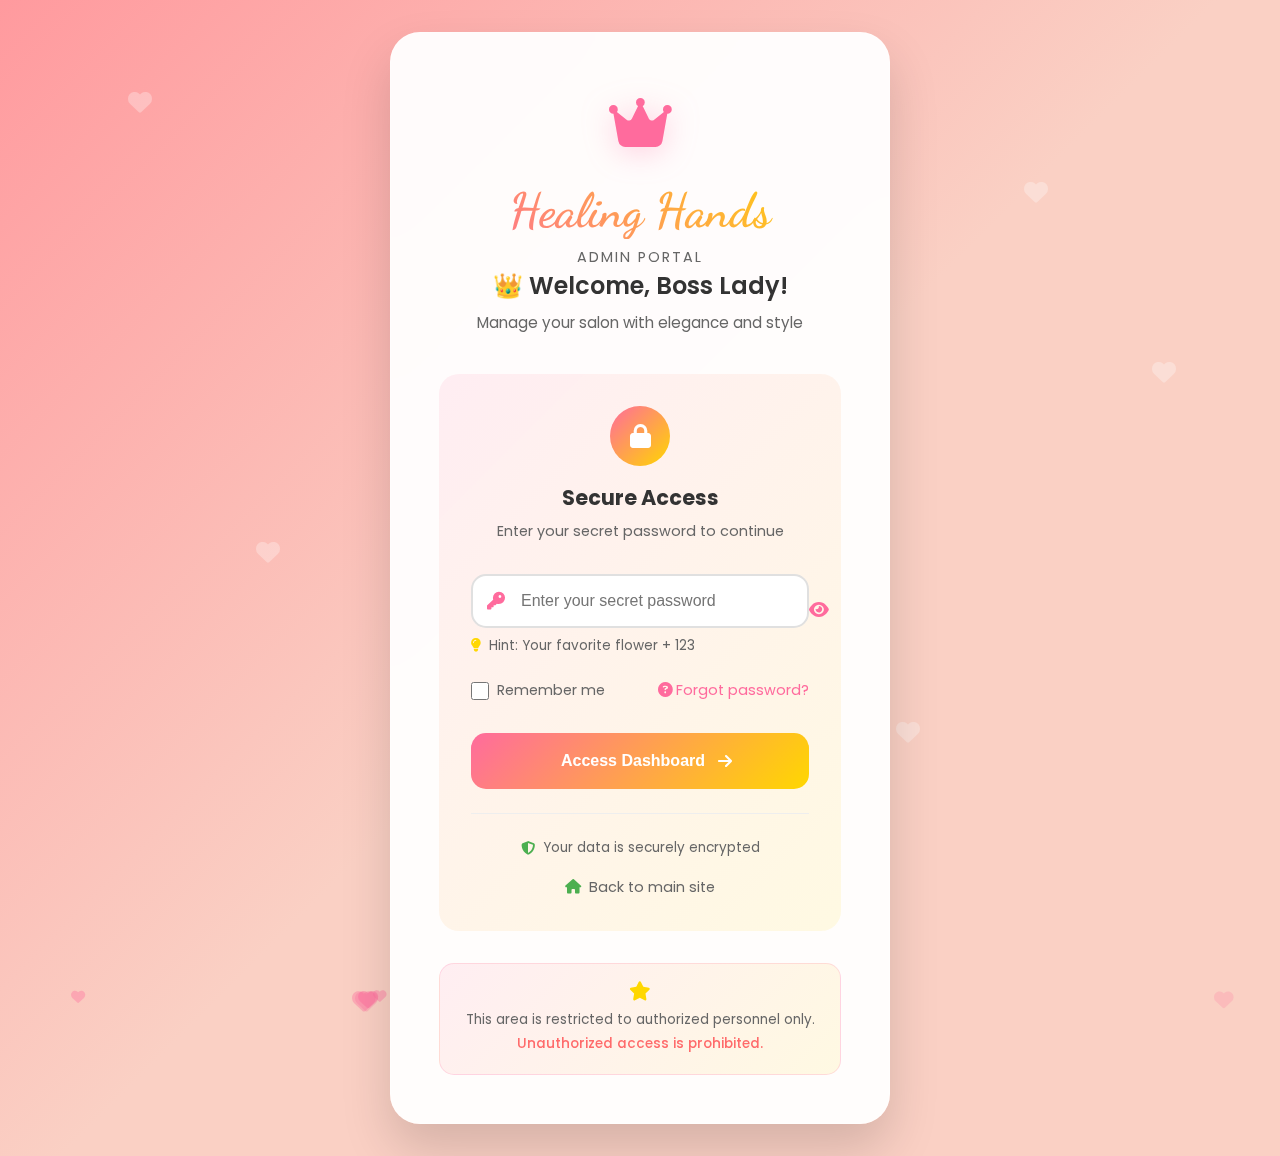
<file: admin.html>
<!DOCTYPE html>
<html lang="en">
<head>
    <meta charset="UTF-8">
    <meta name="viewport" content="width=device-width, initial-scale=1.0">
    <title>Admin Access | Healing Hands Executive Barbershop</title>
    
    <!-- Fonts -->
    <link rel="preconnect" href="https://fonts.googleapis.com">
    <link rel="preconnect" href="https://fonts.gstatic.com" crossorigin>
    <link href="https://fonts.googleapis.com/css2?family=Dancing+Script:wght@400;500;600;700&family=Poppins:wght@300;400;500;600;700&family=Playfair+Display:wght@400;500;600;700&display=swap" rel="stylesheet">
    
    <!-- Font Awesome -->
    <link rel="stylesheet" href="https://cdnjs.cloudflare.com/ajax/libs/font-awesome/6.4.0/css/all.min.css">
    
    <!-- CSS -->
    <link rel="stylesheet" href="admin-style.css">
    
    <!-- Favicon -->
    <link rel="icon" type="image/x-icon" href="assets/icons/favicon.ico">
</head>
<body class="admin-login">
    <!-- Animated Background -->
    <div class="admin-bg-animation">
        <div class="floating-hearts">
            <i class="fas fa-heart"></i>
            <i class="fas fa-heart"></i>
            <i class="fas fa-heart"></i>
            <i class="fas fa-heart"></i>
            <i class="fas fa-heart"></i>
        </div>
        <div class="sparkles">
            <i class="fas fa-sparkle"></i>
            <i class="fas fa-sparkle"></i>
            <i class="fas fa-sparkle"></i>
            <i class="fas fa-sparkle"></i>
            <i class="fas fa-sparkle"></i>
        </div>
    </div>
    
    <!-- Login Container -->
    <div class="admin-login-container">
        <div class="login-header">
            <div class="login-logo">
                <div class="logo-icon">
                    <i class="fas fa-crown"></i>
                </div>
                <h1>Healing Hands</h1>
                <p class="subtitle">Admin Portal</p>
            </div>
            
            <div class="welcome-message">
                <h2>👑 Welcome, Boss Lady!</h2>
                <p>Manage your salon with elegance and style</p>
            </div>
        </div>
        
        <div class="login-form-container">
            <div class="form-header">
                <div class="form-icon">
                    <i class="fas fa-lock"></i>
                </div>
                <h3>Secure Access</h3>
                <p>Enter your secret password to continue</p>
            </div>
            
            <form id="adminLoginForm" class="admin-login-form">
                <div class="form-group">
                    <div class="input-with-icon">
                        <i class="fas fa-key"></i>
                        <input type="password" id="adminPassword" placeholder="Enter your secret password" required>
                        <button type="button" class="toggle-password" id="togglePassword">
                            <i class="fas fa-eye"></i>
                        </button>
                    </div>
                    <div class="password-hint">
                        <i class="fas fa-lightbulb"></i>
                        <span>Hint: Your favorite flower + 123</span>
                    </div>
                </div>
                
                <div class="form-options">
                    <div class="remember-me">
                        <input type="checkbox" id="rememberMe">
                        <label for="rememberMe">Remember me</label>
                    </div>
                    <a href="#" class="forgot-password">
                        <i class="fas fa-question-circle"></i>
                        Forgot password?
                    </a>
                </div>
                
                <button type="submit" class="login-btn">
                    <i class="fas fa-sparkles"></i>
                    <span>Access Dashboard</span>
                    <i class="fas fa-arrow-right"></i>
                </button>
                
                <div class="login-footer">
                    <p><i class="fas fa-shield-alt"></i> Your data is securely encrypted</p>
                    <a href="index.html" class="back-to-site">
                        <i class="fas fa-home"></i>
                        Back to main site
                    </a>
                </div>
            </form>
        </div>
        
        <div class="security-notice">
            <i class="fas fa-star"></i>
            <p>This area is restricted to authorized personnel only.</p>
            <p class="warning">Unauthorized access is prohibited.</p>
        </div>
    </div>
    
    <!-- JavaScript -->
    <script src="admin-login.js"></script>
</body>
</html>
</file>
<file: admin-style.css>
/* ====== ADMIN PANEL STYLES ====== */

/* Reset & Base */
* {
    margin: 0;
    padding: 0;
    box-sizing: border-box;
}

body {
    font-family: 'Poppins', sans-serif;
    overflow-x: hidden;
}

/* ====== ADMIN LOGIN PAGE ====== */
body.admin-login {
    background: linear-gradient(135deg, 
        #ff9a9e 0%, 
        #fad0c4 50%, 
        #fad0c4 100%);
    min-height: 100vh;
    display: flex;
    justify-content: center;
    align-items: center;
    padding: 2rem;
    position: relative;
}

/* Animated Background */
.admin-bg-animation {
    position: fixed;
    top: 0;
    left: 0;
    width: 100%;
    height: 100%;
    pointer-events: none;
    z-index: 1;
}

.floating-hearts i,
.sparkles i {
    position: absolute;
    color: rgba(255, 255, 255, 0.3);
    animation: float 15s infinite linear;
}

.floating-hearts i {
    font-size: 1.5rem;
}

.floating-hearts i:nth-child(1) { top: 10%; left: 10%; animation-delay: 0s; }
.floating-hearts i:nth-child(2) { top: 20%; left: 80%; animation-delay: 3s; }
.floating-hearts i:nth-child(3) { top: 60%; left: 20%; animation-delay: 6s; }
.floating-hearts i:nth-child(4) { top: 80%; left: 70%; animation-delay: 9s; }
.floating-hearts i:nth-child(5) { top: 40%; left: 90%; animation-delay: 12s; }

.sparkles i {
    font-size: 1rem;
    color: rgba(255, 255, 255, 0.5);
}

.sparkles i:nth-child(1) { top: 15%; left: 30%; animation-delay: 1s; }
.sparkles i:nth-child(2) { top: 70%; left: 10%; animation-delay: 4s; }
.sparkles i:nth-child(3) { top: 30%; left: 60%; animation-delay: 7s; }
.sparkles i:nth-child(4) { top: 90%; left: 40%; animation-delay: 10s; }
.sparkles i:nth-child(5) { top: 50%; left: 85%; animation-delay: 13s; }

@keyframes float {
    0% { transform: translateY(0) rotate(0deg); opacity: 0; }
    10% { opacity: 1; }
    90% { opacity: 1; }
    100% { transform: translateY(-100vh) rotate(360deg); opacity: 0; }
}

/* Login Container */
.admin-login-container {
    background: rgba(255, 255, 255, 0.95);
    backdrop-filter: blur(20px);
    border-radius: 30px;
    padding: 3rem;
    width: 100%;
    max-width: 500px;
    box-shadow: 0 25px 50px rgba(0, 0, 0, 0.15);
    border: 1px solid rgba(255, 255, 255, 0.3);
    position: relative;
    z-index: 2;
    animation: fadeInUp 0.8s ease;
}

@keyframes fadeInUp {
    from {
        opacity: 0;
        transform: translateY(30px);
    }
    to {
        opacity: 1;
        transform: translateY(0);
    }
}

.login-header {
    text-align: center;
    margin-bottom: 2.5rem;
}

.login-logo .logo-icon {
    font-size: 3.5rem;
    color: #ff6b9d;
    margin-bottom: 1rem;
    filter: drop-shadow(0 5px 15px rgba(255, 107, 157, 0.3));
}

.login-logo h1 {
    font-family: 'Dancing Script', cursive;
    font-size: 3rem;
    background: linear-gradient(45deg, #ff6b9d, #ffd700);
    -webkit-background-clip: text;
    background-clip: text;
    color: transparent;
    margin-bottom: 0.5rem;
}

.login-logo .subtitle {
    color: #666;
    font-size: 0.9rem;
    letter-spacing: 2px;
    text-transform: uppercase;
}

.welcome-message h2 {
    font-size: 1.5rem;
    color: #333;
    margin-bottom: 0.5rem;
    font-weight: 600;
}

.welcome-message p {
    color: #666;
    font-size: 0.95rem;
}

/* Login Form */
.login-form-container {
    background: linear-gradient(135deg, rgba(255, 107, 157, 0.1), rgba(255, 215, 0, 0.1));
    border-radius: 20px;
    padding: 2rem;
    margin-bottom: 2rem;
}

.form-header {
    text-align: center;
    margin-bottom: 2rem;
}

.form-header .form-icon {
    width: 60px;
    height: 60px;
    background: linear-gradient(135deg, #ff6b9d, #ffd700);
    border-radius: 50%;
    display: flex;
    align-items: center;
    justify-content: center;
    margin: 0 auto 1rem;
    color: white;
    font-size: 1.5rem;
}

.form-header h3 {
    color: #333;
    margin-bottom: 0.5rem;
    font-size: 1.3rem;
}

.form-header p {
    color: #666;
    font-size: 0.9rem;
}

.admin-login-form .form-group {
    margin-bottom: 1.5rem;
}

.input-with-icon {
    position: relative;
    display: flex;
    align-items: center;
}

.input-with-icon i:first-child {
    position: absolute;
    left: 1rem;
    color: #ff6b9d;
    font-size: 1.1rem;
}

.input-with-icon input {
    width: 100%;
    padding: 1rem 1rem 1rem 3rem;
    border: 2px solid #e0e0e0;
    border-radius: 15px;
    font-size: 1rem;
    transition: all 0.3s ease;
    background: white;
}

.input-with-icon input:focus {
    outline: none;
    border-color: #ff6b9d;
    box-shadow: 0 0 0 3px rgba(255, 107, 157, 0.1);
}

.toggle-password {
    position: absolute;
    right: 1rem;
    background: none;
    border: none;
    color: #999;
    cursor: pointer;
    font-size: 1rem;
    transition: color 0.3s ease;
}

.toggle-password:hover {
    color: #ff6b9d;
}

.password-hint {
    display: flex;
    align-items: center;
    gap: 0.5rem;
    margin-top: 0.5rem;
    font-size: 0.85rem;
    color: #666;
}

.password-hint i {
    color: #ffd700;
}

.form-options {
    display: flex;
    justify-content: space-between;
    align-items: center;
    margin-bottom: 2rem;
}

.remember-me {
    display: flex;
    align-items: center;
    gap: 0.5rem;
}

.remember-me input[type="checkbox"] {
    width: 18px;
    height: 18px;
    accent-color: #ff6b9d;
    cursor: pointer;
}

.remember-me label {
    color: #666;
    font-size: 0.9rem;
    cursor: pointer;
    user-select: none;
}

.forgot-password {
    color: #ff6b9d;
    text-decoration: none;
    font-size: 0.9rem;
    transition: color 0.3s ease;
}

.forgot-password:hover {
    color: #ff4081;
    text-decoration: underline;
}

.login-btn {
    width: 100%;
    padding: 1.2rem;
    background: linear-gradient(135deg, #ff6b9d, #ffd700);
    color: white;
    border: none;
    border-radius: 15px;
    font-size: 1rem;
    font-weight: 600;
    cursor: pointer;
    display: flex;
    align-items: center;
    justify-content: center;
    gap: 0.8rem;
    transition: all 0.3s ease;
    margin-bottom: 1.5rem;
}

.login-btn:hover {
    transform: translateY(-3px);
    box-shadow: 0 10px 25px rgba(255, 107, 157, 0.3);
}

.login-btn:active {
    transform: translateY(-1px);
}

.login-footer {
    text-align: center;
    border-top: 1px solid #eee;
    padding-top: 1.5rem;
}

.login-footer p {
    color: #666;
    font-size: 0.85rem;
    margin-bottom: 1rem;
    display: flex;
    align-items: center;
    justify-content: center;
    gap: 0.5rem;
}

.login-footer i {
    color: #4CAF50;
}

.back-to-site {
    color: #666;
    text-decoration: none;
    font-size: 0.9rem;
    display: inline-flex;
    align-items: center;
    gap: 0.5rem;
    transition: color 0.3s ease;
}

.back-to-site:hover {
    color: #ff6b9d;
}

.security-notice {
    text-align: center;
    padding: 1rem;
    background: linear-gradient(135deg, rgba(255, 107, 157, 0.1), rgba(255, 215, 0, 0.1));
    border-radius: 15px;
    border: 1px solid rgba(255, 107, 157, 0.2);
}

.security-notice i {
    color: #ffd700;
    font-size: 1.2rem;
    margin-bottom: 0.5rem;
}

.security-notice p {
    color: #666;
    font-size: 0.85rem;
    margin-bottom: 0.25rem;
}

.security-notice .warning {
    color: #ff6b6b;
    font-weight: 500;
}

/* Shake animation for wrong password */
@keyframes shake {
    0%, 100% { transform: translateX(0); }
    10%, 30%, 50%, 70%, 90% { transform: translateX(-5px); }
    20%, 40%, 60%, 80% { transform: translateX(5px); }
}

.shake {
    animation: shake 0.5s ease;
}

/* ====== ADMIN DASHBOARD ====== */
body.admin-dashboard {
    background: #f8f9ff;
    min-height: 100vh;
    display: flex;
    transition: background 0.3s ease;
}

/* Light Theme */
body.admin-dashboard.light-theme {
    background: #ffffff;
}

body.admin-dashboard.light-theme .admin-sidebar {
    background: linear-gradient(135deg, #ffffff 0%, #f8f9ff 100%);
    border-right: 1px solid #e0e0e0;
}

/* Sidebar */
.admin-sidebar {
    width: 280px;
    background: linear-gradient(135deg, #0f0f1a 0%, #1a1a2e 100%);
    color: white;
    display: flex;
    flex-direction: column;
    transition: all 0.3s ease;
    flex-shrink: 0;
    position: relative;
    z-index: 100;
}

.sidebar-header {
    padding: 2rem;
    border-bottom: 1px solid rgba(255, 255, 255, 0.1);
    display: flex;
    justify-content: space-between;
    align-items: center;
}

.admin-avatar {
    display: flex;
    align-items: center;
    gap: 1rem;
}

.avatar-icon {
    width: 50px;
    height: 50px;
    background: linear-gradient(135deg, #ff6b9d, #ffd700);
    border-radius: 50%;
    display: flex;
    align-items: center;
    justify-content: center;
    font-size: 1.5rem;
}

.avatar-info h3 {
    font-size: 1.1rem;
    margin-bottom: 0.25rem;
    color: white;
}

.avatar-info .role {
    font-size: 0.85rem;
    color: rgba(255, 255, 255, 0.7);
    display: flex;
    align-items: center;
    gap: 0.25rem;
}

.sidebar-toggle {
    background: none;
    border: none;
    color: white;
    font-size: 1.2rem;
    cursor: pointer;
    display: none;
}

.sidebar-menu {
    flex: 1;
    padding: 1.5rem 0;
    overflow-y: auto;
}

.menu-item {
    display: flex;
    align-items: center;
    gap: 1rem;
    padding: 1rem 2rem;
    color: rgba(255, 255, 255, 0.8);
    text-decoration: none;
    transition: all 0.3s ease;
    position: relative;
    border-left: 3px solid transparent;
}

.menu-item:hover,
.menu-item.active {
    background: linear-gradient(90deg, rgba(255, 107, 157, 0.2), transparent);
    color: white;
    border-left-color: #ff6b9d;
}

.menu-item.active::before {
    content: '';
    position: absolute;
    right: 2rem;
    width: 8px;
    height: 8px;
    background: #ffd700;
    border-radius: 50%;
    animation: pulse 2s infinite;
}

@keyframes pulse {
    0%, 100% { opacity: 1; }
    50% { opacity: 0.5; }
}

.menu-icon {
    width: 40px;
    height: 40px;
    background: linear-gradient(135deg, rgba(255, 107, 157, 0.2), rgba(255, 215, 0, 0.2));
    border-radius: 12px;
    display: flex;
    align-items: center;
    justify-content: center;
    font-size: 1.1rem;
    color: #ff6b9d;
}

.menu-item:hover .menu-icon,
.menu-item.active .menu-icon {
    background: linear-gradient(135deg, #ff6b9d, #ffd700);
    color: white;
}

.menu-text {
    flex: 1;
    font-weight: 500;
    font-size: 0.95rem;
}

.menu-badge {
    background: linear-gradient(135deg, #ff6b9d, #ffd700);
    color: white;
    font-size: 0.75rem;
    padding: 0.25rem 0.75rem;
    border-radius: 20px;
    font-weight: 600;
}

.menu-badge.new {
    background: linear-gradient(135deg, #4ade80, #22c55e);
    animation: newBadge 2s infinite;
}

@keyframes newBadge {
    0%, 100% { transform: scale(1); }
    50% { transform: scale(1.05); }
}

.sidebar-footer {
    padding: 1.5rem 2rem;
    border-top: 1px solid rgba(255, 255, 255, 0.1);
}

.salon-status {
    display: flex;
    align-items: center;
    gap: 0.75rem;
    margin-bottom: 1.5rem;
    padding: 0.75rem;
    background: rgba(255, 255, 255, 0.05);
    border-radius: 10px;
}

.status-indicator {
    width: 10px;
    height: 10px;
    background: #4ade80;
    border-radius: 50%;
    position: relative;
}

.status-indicator.active::after {
    content: '';
    position: absolute;
    top: -2px;
    left: -2px;
    right: -2px;
    bottom: -2px;
    background: #4ade80;
    border-radius: 50%;
    opacity: 0.5;
    animation: statusPulse 2s infinite;
}

@keyframes statusPulse {
    0%, 100% { transform: scale(1); opacity: 0.5; }
    50% { transform: scale(1.2); opacity: 0.2; }
}

.salon-status span {
    font-size: 0.9rem;
    color: rgba(255, 255, 255, 0.9);
}

.logout-btn {
    width: 100%;
    padding: 0.75rem;
    background: linear-gradient(135deg, rgba(255, 107, 157, 0.2), rgba(255, 215, 0, 0.2));
    border: 1px solid rgba(255, 107, 157, 0.3);
    color: white;
    border-radius: 10px;
    font-size: 0.9rem;
    font-weight: 500;
    cursor: pointer;
    display: flex;
    align-items: center;
    justify-content: center;
    gap: 0.75rem;
    transition: all 0.3s ease;
}

.logout-btn:hover {
    background: linear-gradient(135deg, #ff6b9d, #ffd700);
    transform: translateY(-2px);
}

/* Main Content */
.admin-content {
    flex: 1;
    display: flex;
    flex-direction: column;
    min-height: 100vh;
    overflow-y: auto;
}

/* Top Bar */
.admin-topbar {
    background: white;
    padding: 1.5rem 2rem;
    display: flex;
    justify-content: space-between;
    align-items: center;
    border-bottom: 1px solid #e0e0e0;
    box-shadow: 0 2px 10px rgba(0, 0, 0, 0.05);
    position: sticky;
    top: 0;
    z-index: 90;
}

.topbar-left .page-title {
    font-size: 1.5rem;
    color: #333;
    display: flex;
    align-items: center;
    gap: 0.75rem;
    margin-bottom: 0.25rem;
}

.page-title i {
    color: #ff6b9d;
    font-size: 1.8rem;
}

.page-subtitle {
    color: #666;
    font-size: 0.9rem;
}

.topbar-right {
    display: flex;
    align-items: center;
    gap: 1.5rem;
}

.admin-notifications {
    position: relative;
}

.notification-btn {
    position: relative;
    width: 45px;
    height: 45px;
    background: linear-gradient(135deg, rgba(255, 107, 157, 0.1), rgba(255, 215, 0, 0.1));
    border: none;
    border-radius: 50%;
    color: #ff6b9d;
    font-size: 1.2rem;
    cursor: pointer;
    transition: all 0.3s ease;
}

.notification-btn:hover {
    background: linear-gradient(135deg, #ff6b9d, #ffd700);
    color: white;
    transform: rotate(15deg);
}

.notification-count {
    position: absolute;
    top: -5px;
    right: -5px;
    background: linear-gradient(135deg, #ef4444, #dc2626);
    color: white;
    font-size: 0.7rem;
    width: 20px;
    height: 20px;
    border-radius: 50%;
    display: flex;
    align-items: center;
    justify-content: center;
    font-weight: 600;
}

.notification-dropdown {
    position: absolute;
    top: calc(100% + 10px);
    right: 0;
    width: 350px;
    background: white;
    border-radius: 15px;
    box-shadow: 0 15px 35px rgba(0, 0, 0, 0.1);
    border: 1px solid #e0e0e0;
    opacity: 0;
    visibility: hidden;
    transform: translateY(-10px);
    transition: all 0.3s ease;
    z-index: 1000;
}

.admin-notifications:hover .notification-dropdown {
    opacity: 1;
    visibility: visible;
    transform: translateY(0);
}

.notification-header {
    padding: 1.25rem;
    border-bottom: 1px solid #e0e0e0;
    display: flex;
    justify-content: space-between;
    align-items: center;
}

.notification-header h4 {
    color: #333;
    font-size: 1rem;
}

.mark-all-read {
    background: none;
    border: none;
    color: #ff6b9d;
    font-size: 0.85rem;
    cursor: pointer;
    font-weight: 500;
}

.mark-all-read:hover {
    text-decoration: underline;
}

.notification-list {
    max-height: 300px;
    overflow-y: auto;
}

.notification-item {
    padding: 1rem 1.25rem;
    border-bottom: 1px solid #f0f0f0;
    display: flex;
    align-items: flex-start;
    gap: 1rem;
    transition: background 0.3s ease;
}

.notification-item:hover {
    background: #f8f9ff;
}

.notification-item.new {
    background: rgba(255, 107, 157, 0.05);
}

.notification-icon {
    width: 35px;
    height: 35px;
    background: linear-gradient(135deg, rgba(255, 107, 157, 0.1), rgba(255, 215, 0, 0.1));
    border-radius: 10px;
    display: flex;
    align-items: center;
    justify-content: center;
    color: #ff6b9d;
    font-size: 1rem;
    flex-shrink: 0;
}

.notification-content p {
    color: #333;
    font-size: 0.9rem;
    margin-bottom: 0.25rem;
}

.notification-content small {
    color: #999;
    font-size: 0.8rem;
}

.admin-quick-actions {
    display: flex;
    gap: 0.75rem;
}

.quick-action-btn {
    width: 45px;
    height: 45px;
    background: linear-gradient(135deg, rgba(255, 107, 157, 0.1), rgba(255, 215, 0, 0.1));
    border: none;
    border-radius: 12px;
    color: #ff6b9d;
    font-size: 1.2rem;
    cursor: pointer;
    transition: all 0.3s ease;
}

.quick-action-btn:hover {
    background: linear-gradient(135deg, #ff6b9d, #ffd700);
    color: white;
    transform: translateY(-3px);
}

.current-date {
    display: flex;
    align-items: center;
    gap: 0.75rem;
    padding: 0.75rem 1.25rem;
    background: linear-gradient(135deg, rgba(255, 107, 157, 0.1), rgba(255, 215, 0, 0.1));
    border-radius: 12px;
    color: #333;
    font-weight: 500;
    font-size: 0.9rem;
}

.current-date i {
    color: #ff6b9d;
    font-size: 1.1rem;
}

/* Dashboard Content */
.dashboard-content {
    flex: 1;
    padding: 2rem;
    overflow-y: auto;
}

/* Stats Grid */
.stats-grid {
    display: grid;
    grid-template-columns: repeat(auto-fit, minmax(250px, 1fr));
    gap: 1.5rem;
    margin-bottom: 2.5rem;
}

.stat-card {
    background: white;
    border-radius: 20px;
    padding: 1.5rem;
    display: flex;
    align-items: center;
    gap: 1.25rem;
    box-shadow: 0 10px 20px rgba(0, 0, 0, 0.05);
    transition: all 0.3s ease;
    border: 1px solid #f0f0f0;
}

.stat-card:hover {
    transform: translateY(-5px);
    box-shadow: 0 15px 30px rgba(0, 0, 0, 0.1);
}

.stat-card.pink-gradient {
    border-left: 5px solid #ff6b9d;
}

.stat-card.purple-gradient {
    border-left: 5px solid #8b5cf6;
}

.stat-card.gold-gradient {
    border-left: 5px solid #ffd700;
}

.stat-card.blue-gradient {
    border-left: 5px solid #3b82f6;
}

.stat-icon {
    width: 60px;
    height: 60px;
    border-radius: 15px;
    display: flex;
    align-items: center;
    justify-content: center;
    font-size: 1.8rem;
    flex-shrink: 0;
}

.pink-gradient .stat-icon {
    background: linear-gradient(135deg, rgba(255, 107, 157, 0.2), rgba(255, 107, 157, 0.1));
    color: #ff6b9d;
}

.purple-gradient .stat-icon {
    background: linear-gradient(135deg, rgba(139, 92, 246, 0.2), rgba(139, 92, 246, 0.1));
    color: #8b5cf6;
}

.gold-gradient .stat-icon {
    background: linear-gradient(135deg, rgba(255, 215, 0, 0.2), rgba(255, 215, 0, 0.1));
    color: #d4af37;
}

.blue-gradient .stat-icon {
    background: linear-gradient(135deg, rgba(59, 130, 246, 0.2), rgba(59, 130, 246, 0.1));
    color: #3b82f6;
}

.stat-info {
    flex: 1;
}

.stat-info h3 {
    font-size: 0.9rem;
    color: #666;
    margin-bottom: 0.5rem;
    font-weight: 500;
}

.stat-value {
    font-size: 1.8rem;
    font-weight: 700;
    margin-bottom: 0.5rem;
}

.pink-gradient .stat-value {
    color: #ff6b9d;
}

.purple-gradient .stat-value {
    color: #8b5cf6;
}

.gold-gradient .stat-value {
    color: #d4af37;
}

.blue-gradient .stat-value {
    color: #3b82f6;
}

.stat-change {
    font-size: 0.85rem;
    display: flex;
    align-items: center;
    gap: 0.5rem;
}

.stat-change.positive {
    color: #10b981;
}

.stat-change.positive i {
    color: #10b981;
}

.stat-change i {
    font-size: 0.8rem;
}

/* Management Sections */
.management-section {
    background: white;
    border-radius: 20px;
    padding: 2rem;
    margin-bottom: 2.5rem;
    box-shadow: 0 10px 20px rgba(0, 0, 0, 0.05);
    border: 1px solid #f0f0f0;
}

.section-header {
    margin-bottom: 2rem;
}

.section-header h2 {
    font-size: 1.5rem;
    color: #333;
    display: flex;
    align-items: center;
    gap: 0.75rem;
    margin-bottom: 0.5rem;
}

.section-header h2 i {
    color: #ff6b9d;
}

.section-header p {
    color: #666;
    font-size: 0.95rem;
}

/* Services Management */
.services-management {
    display: grid;
    grid-template-columns: 1fr 2fr;
    gap: 2rem;
}

.service-categories-tabs {
    display: flex;
    flex-direction: column;
    gap: 0.75rem;
}

.category-tab {
    padding: 1rem 1.5rem;
    background: #f8f9ff;
    border: 2px solid #e0e0e0;
    border-radius: 12px;
    color: #666;
    font-size: 0.95rem;
    font-weight: 500;
    cursor: pointer;
    display: flex;
    align-items: center;
    gap: 0.75rem;
    transition: all 0.3s ease;
}

.category-tab:hover {
    border-color: #ff6b9d;
    color: #ff6b9d;
    background: rgba(255, 107, 157, 0.05);
    transform: translateX(5px);
}

.category-tab.active {
    background: linear-gradient(135deg, #ff6b9d, #ffd700);
    border-color: transparent;
    color: white;
    box-shadow: 0 5px 15px rgba(255, 107, 157, 0.2);
}

.category-tab i {
    font-size: 1.1rem;
}

.services-list-container {
    background: #f8f9ff;
    border-radius: 15px;
    padding: 1.5rem;
}

.services-list-header {
    display: flex;
    justify-content: space-between;
    align-items: center;
    margin-bottom: 1.5rem;
    padding-bottom: 1rem;
    border-bottom: 1px solid #e0e0e0;
}

.services-list-header h3 {
    font-size: 1.2rem;
    color: #333;
}

.save-all-btn {
    padding: 0.75rem 1.5rem;
    background: linear-gradient(135deg, #10b981, #059669);
    color: white;
    border: none;
    border-radius: 10px;
    font-size: 0.9rem;
    font-weight: 500;
    cursor: pointer;
    display: flex;
    align-items: center;
    gap: 0.5rem;
    transition: all 0.3s ease;
}

.save-all-btn:hover {
    transform: translateY(-3px);
    box-shadow: 0 10px 20px rgba(16, 185, 129, 0.2);
}

.services-list {
    max-height: 400px;
    overflow-y: auto;
    margin-bottom: 1.5rem;
    padding-right: 0.5rem;
}

/* Custom Scrollbar for Services List */
.services-list::-webkit-scrollbar {
    width: 6px;
}

.services-list::-webkit-scrollbar-track {
    background: rgba(0, 0, 0, 0.05);
    border-radius: 3px;
}

.services-list::-webkit-scrollbar-thumb {
    background: linear-gradient(135deg, #ff6b9d, #ffd700);
    border-radius: 3px;
}

.service-item {
    display: flex;
    align-items: center;
    gap: 1rem;
    padding: 1rem;
    background: white;
    border-radius: 10px;
    margin-bottom: 0.75rem;
    border: 1px solid #e0e0e0;
    transition: all 0.3s ease;
}

.service-item:hover {
    border-color: #ff6b9d;
    box-shadow: 0 5px 15px rgba(0, 0, 0, 0.05);
}

.service-icon-small {
    width: 40px;
    height: 40px;
    background: linear-gradient(135deg, rgba(255, 107, 157, 0.1), rgba(255, 215, 0, 0.1));
    border-radius: 8px;
    display: flex;
    align-items: center;
    justify-content: center;
    color: #ff6b9d;
    font-size: 1rem;
    flex-shrink: 0;
}

.service-details {
    flex: 1;
}

.service-name {
    font-weight: 500;
    color: #333;
    margin-bottom: 0.25rem;
    font-size: 0.95rem;
}

.service-category {
    font-size: 0.8rem;
    color: #999;
    text-transform: capitalize;
}

.service-price-input {
    width: 120px;
    padding: 0.5rem 1rem;
    border: 2px solid #e0e0e0;
    border-radius: 8px;
    font-size: 0.9rem;
    font-weight: 600;
    color: #333;
    text-align: center;
    transition: all 0.3s ease;
}

.service-price-input:focus {
    outline: none;
    border-color: #ff6b9d;
    box-shadow: 0 0 0 3px rgba(255, 107, 157, 0.1);
}

.service-price-input.edited {
    background: #fff9db;
    border-color: #ffd700;
}

.service-actions {
    display: flex;
    gap: 0.5rem;
}

.save-service-btn,
.delete-service-btn {
    width: 35px;
    height: 35px;
    border: none;
    border-radius: 8px;
    font-size: 0.9rem;
    cursor: pointer;
    transition: all 0.3s ease;
}

.save-service-btn {
    background: linear-gradient(135deg, rgba(16, 185, 129, 0.1), rgba(5, 150, 105, 0.1));
    color: #10b981;
}

.save-service-btn:hover {
    background: linear-gradient(135deg, #10b981, #059669);
    color: white;
}

.delete-service-btn {
    background: linear-gradient(135deg, rgba(239, 68, 68, 0.1), rgba(220, 38, 38, 0.1));
    color: #ef4444;
}

.delete-service-btn:hover {
    background: linear-gradient(135deg, #ef4444, #dc2626);
    color: white;
}

.services-actions {
    display: flex;
    gap: 1rem;
}

.add-service-btn,
.reset-prices-btn {
    flex: 1;
    padding: 1rem;
    border: none;
    border-radius: 10px;
    font-size: 0.95rem;
    font-weight: 500;
    cursor: pointer;
    display: flex;
    align-items: center;
    justify-content: center;
    gap: 0.75rem;
    transition: all 0.3s ease;
}

.add-service-btn {
    background: linear-gradient(135deg, #3b82f6, #2563eb);
    color: white;
}

.add-service-btn:hover {
    transform: translateY(-3px);
    box-shadow: 0 10px 20px rgba(59, 130, 246, 0.2);
}

.reset-prices-btn {
    background: linear-gradient(135deg, #f59e0b, #d97706);
    color: white;
}

.reset-prices-btn:hover {
    transform: translateY(-3px);
    box-shadow: 0 10px 20px rgba(245, 158, 11, 0.2);
}

/* Special Offers Management */
.offers-management {
    display: flex;
    flex-direction: column;
    gap: 2rem;
}

.current-offer-preview {
    background: linear-gradient(135deg, rgba(255, 107, 157, 0.05), rgba(255, 215, 0, 0.05));
    border-radius: 15px;
    padding: 1.5rem;
}

.current-offer-preview h3 {
    font-size: 1.2rem;
    color: #333;
    margin-bottom: 1rem;
    display: flex;
    align-items: center;
    gap: 0.5rem;
}

.offer-preview-card {
    background: white;
    border-radius: 12px;
    padding: 2rem;
    border: 2px dashed #e0e0e0;
    text-align: center;
    min-height: 150px;
    display: flex;
    align-items: center;
    justify-content: center;
}

.no-offer {
    color: #999;
    font-style: italic;
}

.create-offer-form {
    background: #f8f9ff;
    border-radius: 15px;
    padding: 2rem;
}

.create-offer-form h3 {
    font-size: 1.3rem;
    color: #333;
    margin-bottom: 1.5rem;
    display: flex;
    align-items: center;
    gap: 0.75rem;
}

.create-offer-form h3 i {
    color: #ff6b9d;
}

.gradient-picker {
    margin-bottom: 2rem;
}

.gradient-picker h4 {
    font-size: 1.1rem;
    color: #333;
    margin-bottom: 0.5rem;
}

.gradient-picker p {
    color: #666;
    font-size: 0.9rem;
    margin-bottom: 1.5rem;
}

.gradient-options {
    display: grid;
    grid-template-columns: repeat(auto-fit, minmax(120px, 1fr));
    gap: 1rem;
    margin-bottom: 1.5rem;
}

.gradient-option {
    background: white;
    border: 2px solid #e0e0e0;
    border-radius: 10px;
    padding: 1rem;
    cursor: pointer;
    transition: all 0.3s ease;
    display: flex;
    flex-direction: column;
    align-items: center;
    gap: 0.75rem;
}

.gradient-option:hover {
    border-color: #ff6b9d;
    transform: translateY(-3px);
    box-shadow: 0 5px 15px rgba(0, 0, 0, 0.05);
}

.gradient-option.active {
    border-color: #ff6b9d;
    box-shadow: 0 5px 15px rgba(255, 107, 157, 0.2);
}

.gradient-preview {
    width: 100%;
    height: 60px;
    border-radius: 8px;
    transition: all 0.3s ease;
}

.gradient-option.active .gradient-preview {
    transform: scale(1.05);
}

.gradient-preview.pink-gold {
    background: linear-gradient(135deg, #ff6b9d, #ffd700);
}

.gradient-preview.purple-pink {
    background: linear-gradient(135deg, #8b5cf6, #ff6b9d);
}

.gradient-preview.blue-purple {
    background: linear-gradient(135deg, #3b82f6, #8b5cf6);
}

.gradient-preview.sunset {
    background: linear-gradient(135deg, #f59e0b, #ef4444, #ec4899);
}

.gradient-preview.emerald {
    background: linear-gradient(135deg, #10b981, #3b82f6);
}

.gradient-preview.custom {
    background: linear-gradient(135deg, #f3f4f6, #e5e7eb);
    display: flex;
    align-items: center;
    justify-content: center;
    color: #666;
}

.gradient-option span {
    font-size: 0.85rem;
    color: #333;
    font-weight: 500;
}

.custom-gradient-builder {
    background: white;
    border-radius: 12px;
    padding: 1.5rem;
    margin-top: 1.5rem;
    border: 1px solid #e0e0e0;
}

.custom-gradient-builder h5 {
    font-size: 1rem;
    color: #333;
    margin-bottom: 1rem;
}

.color-pickers {
    display: grid;
    grid-template-columns: repeat(3, 1fr);
    gap: 1rem;
    margin-bottom: 1.5rem;
}

.color-picker {
    display: flex;
    flex-direction: column;
    gap: 0.5rem;
}

.color-picker label {
    font-size: 0.85rem;
    color: #666;
    font-weight: 500;
}

.color-picker input[type="color"] {
    width: 100%;
    height: 40px;
    border: 2px solid #e0e0e0;
    border-radius: 8px;
    cursor: pointer;
    transition: border-color 0.3s ease;
}

.color-picker input[type="color"]:hover {
    border-color: #ff6b9d;
}

.gradient-direction {
    display: flex;
    align-items: center;
    gap: 1rem;
    margin-bottom: 1.5rem;
}

.gradient-direction label {
    font-size: 0.9rem;
    color: #333;
    font-weight: 500;
}

.gradient-direction select {
    padding: 0.5rem 1rem;
    border: 2px solid #e0e0e0;
    border-radius: 8px;
    font-size: 0.9rem;
    color: #333;
    background: white;
    cursor: pointer;
    transition: all 0.3s ease;
}

.gradient-direction select:focus {
    outline: none;
    border-color: #ff6b9d;
}

.gradient-preview-custom {
    width: 100%;
    height: 80px;
    border-radius: 12px;
    background: linear-gradient(135deg, #ff6b9d, #ffd700, #8b5cf6);
    transition: all 0.3s ease;
}

.offer-details-form {
    background: white;
    border-radius: 15px;
    padding: 1.5rem;
}

.form-group {
    margin-bottom: 1.5rem;
}

.form-group label {
    display: flex;
    align-items: center;
    gap: 0.5rem;
    font-size: 0.95rem;
    color: #333;
    font-weight: 500;
    margin-bottom: 0.5rem;
}

.form-group label i {
    color: #ff6b9d;
}

.form-group input[type="text"],
.form-group input[type="number"],
.form-group textarea {
    width: 100%;
    padding: 0.75rem 1rem;
    border: 2px solid #e0e0e0;
    border-radius: 10px;
    font-size: 0.95rem;
    color: #333;
    transition: all 0.3s ease;
    font-family: 'Poppins', sans-serif;
}

.form-group input[type="text"]:focus,
.form-group input[type="number"]:focus,
.form-group textarea:focus {
    outline: none;
    border-color: #ff6b9d;
    box-shadow: 0 0 0 3px rgba(255, 107, 157, 0.1);
}

.form-group textarea {
    resize: vertical;
    min-height: 100px;
}

.char-count {
    display: block;
    text-align: right;
    font-size: 0.8rem;
    color: #999;
    margin-top: 0.25rem;
}

.form-actions {
    display: flex;
    justify-content: space-between;
    align-items: center;
    margin-top: 2rem;
}

.preview-offer-btn {
    padding: 0.75rem 1.5rem;
    background: linear-gradient(135deg, #3b82f6, #2563eb);
    color: white;
    border: none;
    border-radius: 10px;
    font-size: 0.9rem;
    font-weight: 500;
    cursor: pointer;
    display: flex;
    align-items: center;
    gap: 0.5rem;
    transition: all 0.3s ease;
}

.preview-offer-btn:hover {
    transform: translateY(-3px);
    box-shadow: 0 10px 20px rgba(59, 130, 246, 0.2);
}

.action-buttons {
    display: flex;
    gap: 1rem;
}

.delete-offer-btn,
.publish-offer-btn {
    padding: 0.75rem 1.5rem;
    border: none;
    border-radius: 10px;
    font-size: 0.9rem;
    font-weight: 500;
    cursor: pointer;
    display: flex;
    align-items: center;
    gap: 0.5rem;
    transition: all 0.3s ease;
}

.delete-offer-btn {
    background: linear-gradient(135deg, #f3f4f6, #e5e7eb);
    color: #666;
}

.delete-offer-btn:not(:disabled):hover {
    background: linear-gradient(135deg, #ef4444, #dc2626);
    color: white;
    transform: translateY(-3px);
    box-shadow: 0 10px 20px rgba(239, 68, 68, 0.2);
}

.delete-offer-btn:disabled {
    opacity: 0.5;
    cursor: not-allowed;
}

.publish-offer-btn {
    background: linear-gradient(135deg, #10b981, #059669);
    color: white;
}

.publish-offer-btn:hover {
    transform: translateY(-3px);
    box-shadow: 0 10px 20px rgba(16, 185, 129, 0.2);
}

/* Offer Preview Modal */
.offer-preview-modal {
    position: fixed;
    top: 0;
    left: 0;
    width: 100%;
    height: 100%;
    background: rgba(0, 0, 0, 0.5);
    backdrop-filter: blur(5px);
    display: none;
    justify-content: center;
    align-items: center;
    z-index: 2000;
    animation: fadeIn 0.3s ease;
}

@keyframes fadeIn {
    from { opacity: 0; }
    to { opacity: 1; }
}

.offer-preview-modal.active {
    display: flex;
}

.modal-content {
    background: white;
    border-radius: 20px;
    width: 90%;
    max-width: 500px;
    overflow: hidden;
    box-shadow: 0 25px 50px rgba(0, 0, 0, 0.2);
    animation: modalIn 0.4s cubic-bezier(0.175, 0.885, 0.32, 1.275);
}

@keyframes modalIn {
    from {
        opacity: 0;
        transform: translateY(-50px) scale(0.9);
    }
    to {
        opacity: 1;
        transform: translateY(0) scale(1);
    }
}

.modal-header {
    padding: 1.5rem;
    background: linear-gradient(135deg, #ff6b9d, #ffd700);
    display: flex;
    justify-content: space-between;
    align-items: center;
}

.modal-header h3 {
    color: white;
    font-size: 1.3rem;
}

.close-modal {
    background: rgba(255, 255, 255, 0.2);
    border: none;
    width: 35px;
    height: 35px;
    border-radius: 50%;
    color: white;
    font-size: 1rem;
    cursor: pointer;
    transition: all 0.3s ease;
    display: flex;
    align-items: center;
    justify-content: center;
}

.close-modal:hover {
    background: rgba(255, 255, 255, 0.3);
    transform: rotate(90deg);
}

.modal-body {
    padding: 2rem;
}

.offer-preview {
    min-height: 200px;
    border-radius: 15px;
    padding: 2rem;
    margin-bottom: 1.5rem;
    display: flex;
    flex-direction: column;
    justify-content: center;
    align-items: center;
    text-align: center;
}

.preview-note {
    color: #666;
    font-size: 0.9rem;
    text-align: center;
    font-style: italic;
}

.modal-footer {
    padding: 1.5rem;
    background: #f8f9ff;
    display: flex;
    justify-content: space-between;
    gap: 1rem;
}

.edit-offer-btn,
.confirm-publish-btn {
    flex: 1;
    padding: 0.75rem 1.5rem;
    border: none;
    border-radius: 10px;
    font-size: 0.9rem;
    font-weight: 500;
    cursor: pointer;
    display: flex;
    align-items: center;
    justify-content: center;
    gap: 0.5rem;
    transition: all 0.3s ease;
}

.edit-offer-btn {
    background: linear-gradient(135deg, #f3f4f6, #e5e7eb);
    color: #333;
}

.edit-offer-btn:hover {
    background: linear-gradient(135deg, #e5e7eb, #d1d5db);
}

.confirm-publish-btn {
    background: linear-gradient(135deg, #10b981, #059669);
    color: white;
}

.confirm-publish-btn:hover {
    transform: translateY(-3px);
    box-shadow: 0 10px 20px rgba(16, 185, 129, 0.2);
}

/* Quick Stats */
.quick-stats {
    display: grid;
    grid-template-columns: 2fr 1fr;
    gap: 1.5rem;
}

.stats-card {
    background: white;
    border-radius: 20px;
    padding: 1.5rem;
    box-shadow: 0 10px 20px rgba(0, 0, 0, 0.05);
    border: 1px solid #f0f0f0;
}

.stats-card h3 {
    font-size: 1.1rem;
    color: #333;
    margin-bottom: 1.5rem;
    display: flex;
    align-items: center;
    gap: 0.5rem;
}

.stats-card h3 i {
    color: #ff6b9d;
}

#weeklyChart {
    width: 100% !important;
    height: 200px !important;
}

.top-services-list {
    display: flex;
    flex-direction: column;
    gap: 1rem;
}

.top-service {
    display: flex;
    justify-content: space-between;
    align-items: center;
    padding: 0.75rem;
    background: #f8f9ff;
    border-radius: 10px;
    transition: all 0.3s ease;
}

.top-service:hover {
    background: linear-gradient(135deg, rgba(255, 107, 157, 0.1), rgba(255, 215, 0, 0.1));
    transform: translateX(5px);
}

.service-name {
    font-weight: 500;
    color: #333;
    font-size: 0.9rem;
}

.service-count {
    font-size: 0.85rem;
    color: #ff6b9d;
    font-weight: 600;
}

/* Admin Footer */
.admin-footer {
    background: white;
    padding: 1.5rem 2rem;
    border-top: 1px solid #e0e0e0;
    display: flex;
    justify-content: space-between;
    align-items: center;
    margin-top: auto;
}

.footer-content {
    display: flex;
    flex-direction: column;
    gap: 0.5rem;
}

.footer-content p {
    color: #666;
    font-size: 0.9rem;
    display: flex;
    align-items: center;
    gap: 0.5rem;
}

.footer-content i {
    color: #ff6b9d;
}

.copyright {
    font-size: 0.85rem;
    color: #999;
}

.version {
    background: linear-gradient(135deg, rgba(255, 107, 157, 0.1), rgba(255, 215, 0, 0.1));
    color: #ff6b9d;
    padding: 0.25rem 0.75rem;
    border-radius: 20px;
    font-size: 0.8rem;
    font-weight: 600;
    margin-left: 0.5rem;
}

.footer-actions {
    display: flex;
    gap: 1rem;
}

.help-btn,
.export-btn {
    padding: 0.5rem 1.25rem;
    border: none;
    border-radius: 10px;
    font-size: 0.9rem;
    font-weight: 500;
    cursor: pointer;
    display: flex;
    align-items: center;
    gap: 0.5rem;
    transition: all 0.3s ease;
}

.help-btn {
    background: linear-gradient(135deg, rgba(59, 130, 246, 0.1), rgba(37, 99, 235, 0.1));
    color: #3b82f6;
}

.help-btn:hover {
    background: linear-gradient(135deg, #3b82f6, #2563eb);
    color: white;
    transform: translateY(-3px);
}

.export-btn {
    background: linear-gradient(135deg, rgba(16, 185, 129, 0.1), rgba(5, 150, 105, 0.1));
    color: #10b981;
}

.export-btn:hover {
    background: linear-gradient(135deg, #10b981, #059669);
    color: white;
    transform: translateY(-3px);
}

/* Responsive Design */
@media (max-width: 1200px) {
    .admin-sidebar {
        width: 250px;
    }
    
    .stats-grid {
        grid-template-columns: repeat(2, 1fr);
    }
    
    .services-management {
        grid-template-columns: 1fr;
    }
    
    .quick-stats {
        grid-template-columns: 1fr;
    }
}

@media (max-width: 992px) {
    .admin-sidebar {
        position: fixed;
        left: -280px;
        height: 100vh;
        z-index: 1000;
    }
    
    .admin-sidebar.active {
        left: 0;
    }
    
    .sidebar-toggle {
        display: block;
        position: absolute;
        right: -50px;
        top: 2rem;
        background: linear-gradient(135deg, #ff6b9d, #ffd700);
        width: 40px;
        height: 40px;
        border-radius: 10px;
        display: flex;
        align-items: center;
        justify-content: center;
    }
    
    .admin-content {
        margin-left: 0;
        width: 100%;
    }
    
    .stats-grid {
        grid-template-columns: 1fr;
    }
    
    .color-pickers {
        grid-template-columns: 1fr;
    }
    
    .gradient-options {
        grid-template-columns: repeat(2, 1fr);
    }
}

@media (max-width: 768px) {
    .admin-login-container {
        padding: 2rem;
    }
    
    .admin-topbar {
        flex-direction: column;
        gap: 1rem;
        padding: 1rem;
    }
    
    .topbar-left,
    .topbar-right {
        width: 100%;
    }
    
    .topbar-right {
        justify-content: space-between;
    }
    
    .notification-dropdown {
        position: fixed;
        top: 120px;
        left: 50%;
        transform: translateX(-50%) translateY(-10px);
        width: calc(100% - 2rem);
    }
    
    .form-actions {
        flex-direction: column;
        gap: 1rem;
    }
    
    .action-buttons {
        width: 100%;
        flex-direction: column;
    }
    
    .modal-footer {
        flex-direction: column;
    }
    
    .admin-footer {
        flex-direction: column;
        gap: 1rem;
        text-align: center;
    }
    
    .footer-actions {
        width: 100%;
        justify-content: center;
    }
}

@media (max-width: 480px) {
    .admin-login-container {
        padding: 1.5rem;
    }
    
    .login-logo h1 {
        font-size: 2.5rem;
    }
    
    .login-form-container {
        padding: 1.5rem;
    }
    
    .dashboard-content {
        padding: 1rem;
    }
    
    .management-section {
        padding: 1.5rem;
    }
    
    .gradient-options {
        grid-template-columns: 1fr;
    }
}
</file>
